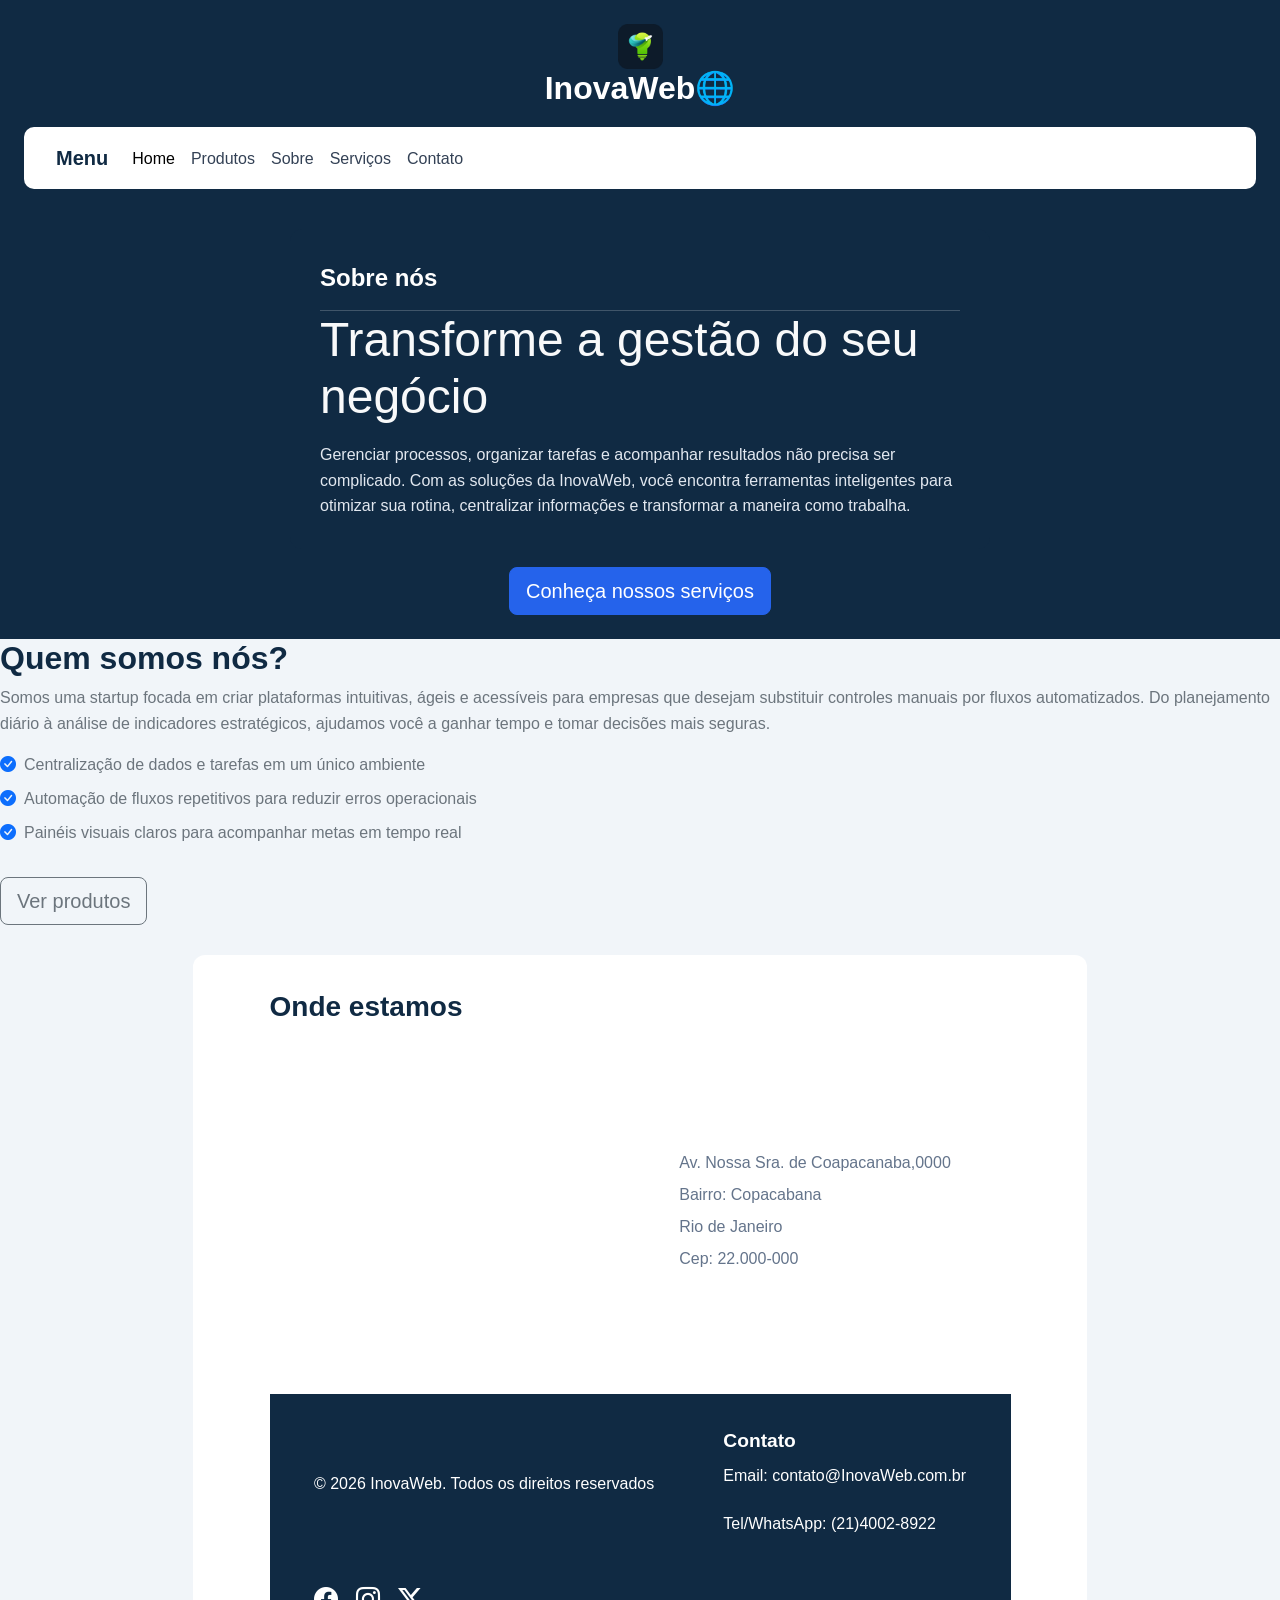
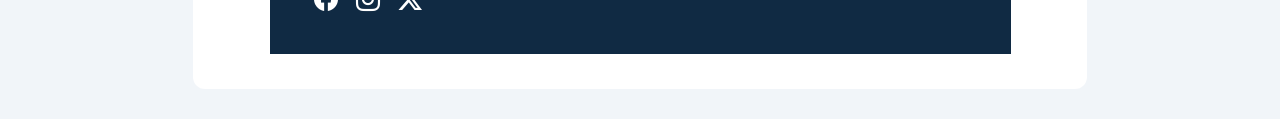
<file: index.html>
<!DOCTYPE html>
<html lang="pt-br">
<head>
    <meta charset="UTF-8">
    <meta name="viewport" content="width=device-width, initial-scale=1.0">
    <title>InovaWeb</title>
<link href="https://cdn.jsdelivr.net/npm/bootstrap@5.3.8/dist/css/bootstrap.min.css" rel="stylesheet">
<link rel="stylesheet" href="https://cdn.jsdelivr.net/npm/bootstrap-icons@1.13.2/font/bootstrap-icons.min.css">
<link rel="stylesheet" href="css/style.css">
</head>
<body class="d-flex flex-column min-vh-100"> 
    <header class="container-fluid bg-muted text-white text-center p-4">
        <img src="img/logoinovaweb.png" alt="Logotipo da InovaWeb com uma lâmpada verde e um foguete branco" class="logo-header rounded">
        <h1>InovaWeb🌐</h1>

        <nav class="navbar navbar-expand-lg bg-body-tertiary">
            <div class="container-fluid">
              <a class="navbar-brand" href="#">Menu</a>
              <button class="navbar-toggler" type="button" data-bs-toggle="collapse" data-bs-target="#navbarNavDropdown" aria-controls="navbarNavDropdown" aria-expanded="false" aria-label="Toggle navigation">
                <span class="navbar-toggler-icon"></span>
              </button>
              <div class="collapse navbar-collapse" id="navbarNavDropdown">
                <ul class="navbar-nav">
                  <li class="nav-item">
                    <a class="nav-link active" aria-current="page" href="index.html">Home</a>
                  </li>
                  <li class="nav-item">
                    <a class="nav-link" href="produtos.html">Produtos</a>
                  </li>
                  <li class="nav-item">
                    <a class="nav-link" href="sobre.html">Sobre</a>
                  </li>
                  <li class="nav-item">
                    <a class="nav-link" href="servicos.html">Serviços</a> 
                  </li>
                  <li class="nav-item">
                    <a class="nav-link" href="contato.html">Contato</a>
                  </li> 
                </ul>
              </div>
            </div>
          </nav>

          <div class="text-bg-primary p-3" style="max-width: 18rem;">
            <div class="card-header">Sobre nós</div>
            <h2 class="display-5 text-light mb-3">Transforme a gestão do seu negócio</h2>
              <p class="card-text">Gerenciar processos, organizar tarefas e acompanhar resultados não precisa ser complicado. Com as soluções da InovaWeb, você encontra ferramentas inteligentes para otimizar sua rotina, centralizar informações e transformar a maneira como trabalha.</p>
            </div>

            <a href="servicos.html" class="btn btn-primary btn-lg mt-2">Conheça nossos serviços</a>
            </div>
            <div class="col-lg-6 text-center">
            </div>
    </header>

     <h2 >Quem somos nós?</h2>
    <p class="text-secondary">
        Somos uma startup focada em criar plataformas intuitivas, ágeis e acessíveis para empresas que desejam 
        substituir controles manuais por fluxos automatizados. Do planejamento diário à análise de indicadores 
        estratégicos, ajudamos você a ganhar tempo e tomar decisões mais seguras.
    </p>
<ul class="list-unstyled text-secondary mb-4">
                    <li class="mb-2"><i class="bi bi-check-circle-fill text-primary me-2"></i>Centralização de dados e tarefas em um único ambiente</li>
                    <li class="mb-2"><i class="bi bi-check-circle-fill text-primary me-2"></i>Automação de fluxos repetitivos para reduzir erros operacionais</li>
                    <li class="mb-2"><i class="bi bi-check-circle-fill text-primary me-2"></i>Painéis visuais claros para acompanhar metas em tempo real</li>
                </ul>

                <div class="d-flex flex-wrap gap-2">
                    <a href="produtos.html" class="btn btn-outline-secondary btn-lg">Ver produtos</a>
                </div>
    <aside class="mapa">
        <h3>Onde estamos</h3>
        <div class="mapa-conteudo">
            <iframe
                src="https://www.google.com/maps/embed?pb=!1m18!1m12!1m3!1d3673.473790279088!2d-43.18750762390259!3d-22.96959877921078!2m3!1f0!2f0!3f0!3m2!1i1024!2i768!4f13.1!3m3!1m2!1s0x9bd550760312c1%3A0xb0f665756acf106e!2sCentro%20Comercial%20Copacabana!5e0!3m2!1spt-BR!2sbr!4v1794503587989!5m2!1spt-BR!2sbr" 
                width="320" height="350" style="border:0;" allowfullscreen="" loading="lazy" 
                referrerpolicy="strict-origin-when-cross-origin">
            </iframe>
                
            <address>
               Av. Nossa Sra. de Coapacanaba,0000<br>
                Bairro: Copacabana<br>
                Rio de Janeiro<br>
                Cep: 22.000-000
            </address> 
            </div>

    <footer> 
        <div class="footer-container">
            <div class="footer-copy">
                <p>&copy; 2026 InovaWeb. Todos os direitos reservados</p>
            </div>
            <section class="footer-contato" id="contato">  
                <h2>Contato</h2>
                <address>
                <p>Email: contato@InovaWeb.com.br
                <p>Tel/WhatsApp: (21)4002-8922
            </address>
        </section>
        <nav class="footer-redes" aria-label="Redes Sociais">
            <a href="https://pt-br.facebook.com/" target="_blank" rel="noopener" aria-label="Facebook">
                <i class="bi bi-facebook"></i>
                        </a>
            <a href="https://www.instagram.com/" target="_blank" rel="noopener" aria-label="Instagram">
                <i class="bi bi-instagram"></i>
            </a>
            <a href="https://x.com/" target="_blank" rel="noopener" aria-label="X">
                <i class="bi bi-twitter-x"></i>
            </a>
        </nav>

        </div>
    </footer>
    <script src="https://cdn.jsdelivr.net/npm/bootstrap@5.3.8/dist/js/bootstrap.bundle.min.js"
        integrity="sha384-FKyoEForCGlyvwx9Hj09JcYn3nv7wiPVlz7YYwJrWVcXK/BmnVDxM+D2scQbITxI"
        crossorigin="anonymous"></script>

</body>

</html>
</file>
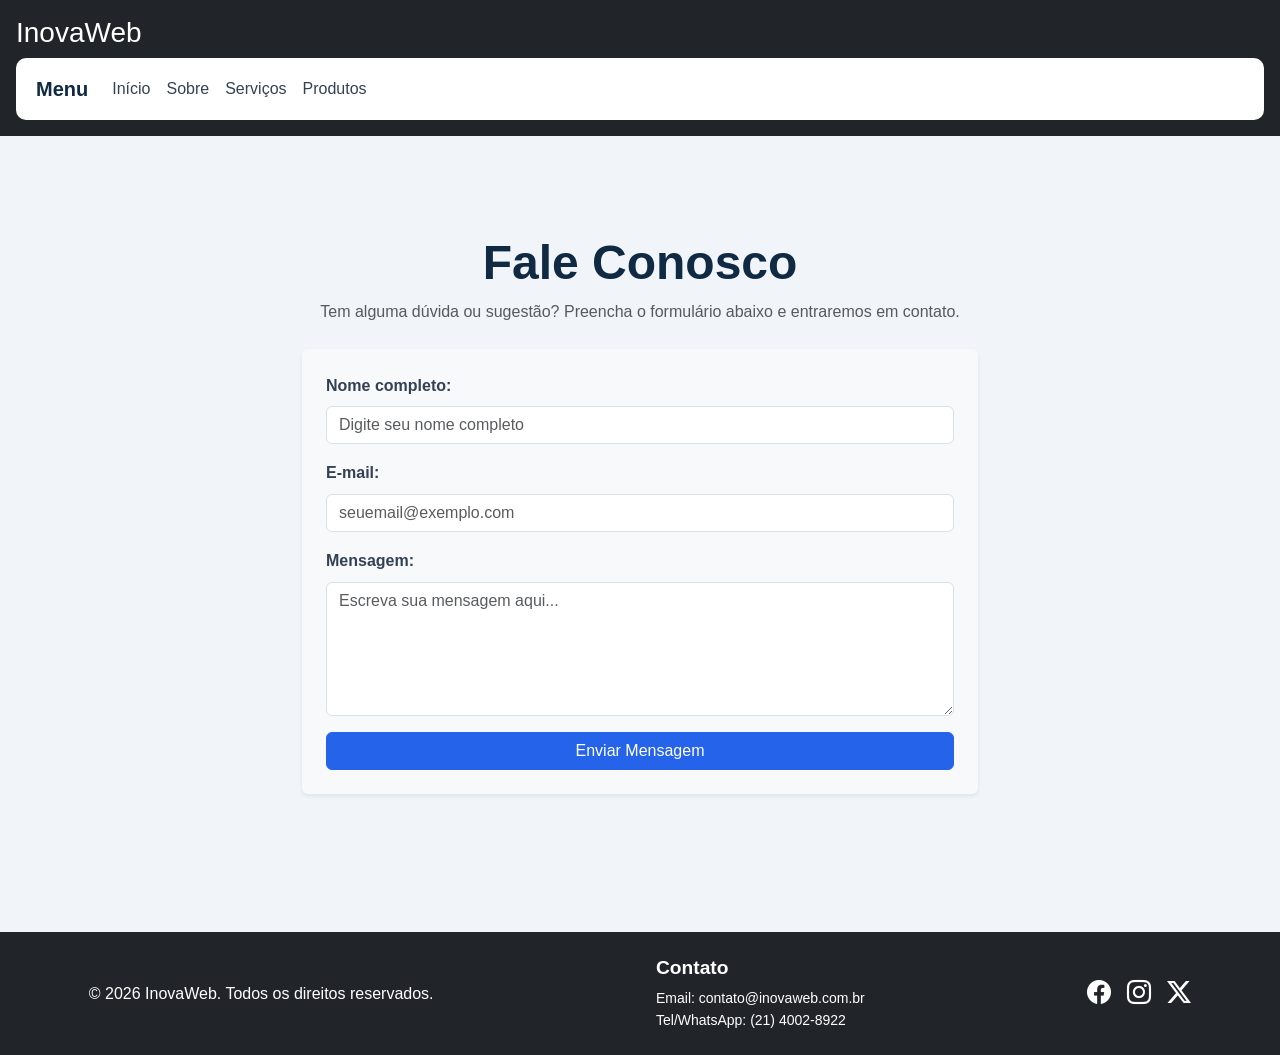
<file: contato.html>
<!DOCTYPE html>
<html lang="pt-br">
<head>
    <meta charset="UTF-8">
    <meta name="viewport" content="width=device-width, initial-scale=1.0">
    <title>Contato|InovaWeb</title>
    <link href="https://cdn.jsdelivr.net/npm/bootstrap@5.3.8/dist/css/bootstrap.min.css" rel="stylesheet">
    <link rel="stylesheet" href="https://cdn.jsdelivr.net/npm/bootstrap-icons@1.13.2/font/bootstrap-icons.min.css">
    <link rel="stylesheet" href="css/style.css">
</head>
<body class="d-flex flex-column min-vh-100"> 

    <header class="container-fluid bg-dark text-white p-3">
        <div class="d-flex justify-content-between align-items-center mb-2">
            <h1 class="h3 m-0">InovaWeb </h1>
        </div>
        <nav class="navbar navbar-expand-lg navbar-dark bg-dark" aria-label="Menu principal">
            <div class="container-fluid p-0">
              <a class="navbar-brand" href="index.html">Menu</a>
              <button class="navbar-toggler" type="button" data-bs-toggle="collapse" data-bs-target="#navbarNavDropdown" aria-controls="navbarNavDropdown" aria-expanded="false" aria-label="Alternar navegação">
                <span class="navbar-toggler-icon"></span>
              </button>
              <div class="collapse navbar-collapse" id="navbarNavDropdown">
                <ul class="navbar-nav">
                  <li class="nav-item"><a class="nav-link" href="index.html">Início</a></li>
                  <li class="nav-item"><a class="nav-link" href="sobre.html">Sobre</a></li>
                  <li class="nav-item"><a class="nav-link" href="servicos.html">Serviços</a></li>
                  <li class="nav-item"><a class="nav-link" href="produtos.html">Produtos</a></li>
                  <li class="nav-item"><a class="nav-link active" aria-current="page" href="contato.html">Contato</a></li> 
                </ul>
              </div>
            </div>
        </nav>
    </header>

    <main class="container my-5 flex-grow-1" style="max-width: 700px;">
        <section class="mb-4 text-center">
            <h2 class="display-5 fw-bold mb-2">Fale Conosco</h2>
            <p class="text-muted">Tem alguma dúvida ou sugestão? Preencha o formulário abaixo e entraremos em contato.</p>
        </section>

        <section class="bg-light p-4 rounded shadow-sm">
            <form>
                <div class="mb-3">
                    <label for="nome" class="form-label fw-bold">Nome completo:</label>
                    <input type="text" class="form-control" id="nome" placeholder="Digite seu nome completo" required>
                </div>

                <div class="mb-3">
                    <label for="email" class="form-label fw-bold">E-mail:</label>
                    <input type="email" class="form-control" id="email" placeholder="seuemail@exemplo.com" required>
                </div>

                <div class="mb-3">
                    <label for="mensagem" class="form-label fw-bold">Mensagem:</label>
                    <textarea class="form-control" id="mensagem" rows="5" placeholder="Escreva sua mensagem aqui..." required></textarea>
                </div>

                <button type="submit" class="btn btn-primary w-100">Enviar Mensagem</button>
            </form>
        </section>
    </main>

    <footer class="bg-dark text-white py-4 mt-auto"> 
        <div class="container d-flex flex-column flex-md-row justify-content-between align-items-center gap-3">
            <div class="footer-copy text-center text-md-start">
                <p class="m-0">© 2026 InovaWeb. Todos os direitos reservados.</p>
            </div>
            <section class="footer-contato text-center text-md-start m-0">  
                <h2 class="h6 fw-bold">Contato </h2>
                <address class="m-0 small">Email: contato@inovaweb.com.br<br>Tel/WhatsApp: (21) 4002-8922</address>
            </section>
            <nav class="footer-redes d-flex gap-3 fs-5" aria-label="Redes Sociais">
                <a href="https://pt-br.facebook.com/" target="_blank" rel="noopener" class="text-white" aria-label="Facebook"><i class="bi bi-facebook"></i></a>
                <a href="https://www.instagram.com/" target="_blank" rel="noopener" class="text-white" aria-label="Instagram"><i class="bi bi-instagram"></i></a>
                <a href="https://x.com/" target="_blank" rel="noopener" class="text-white" aria-label="X"><i class="bi bi-twitter-x"></i></a>
            </nav>
        </div>
    </footer>

    <script src="https://cdn.jsdelivr.net/npm/bootstrap@5.3.8/dist/js/bootstrap.bundle.min.js" crossorigin="anonymous"></script>
</body>
</html>
</file>
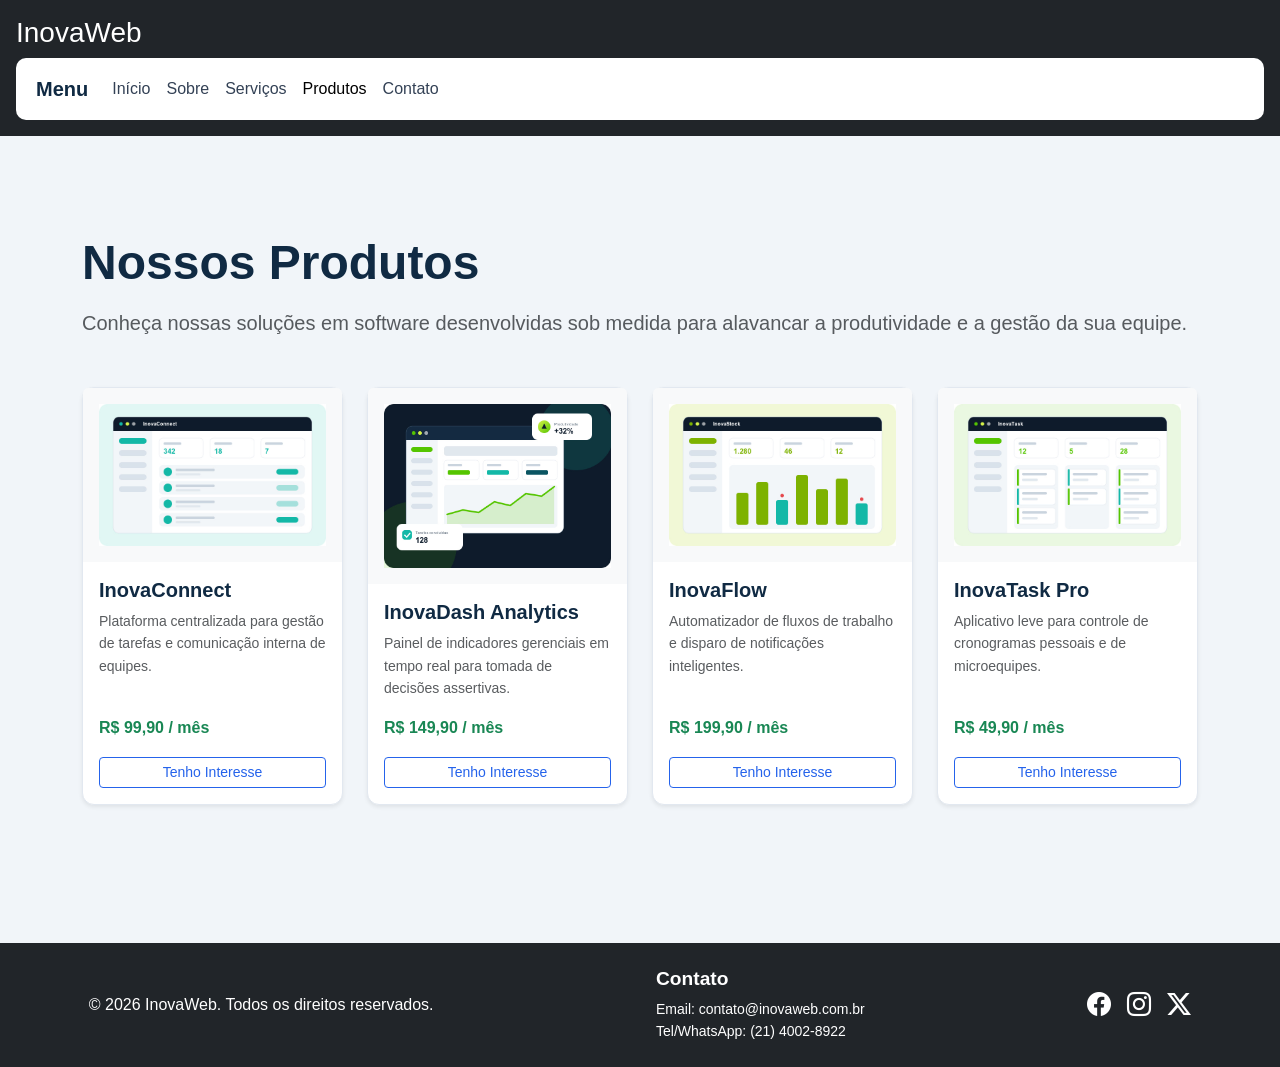
<file: produtos.html>
<!DOCTYPE html>
<html lang="pt-br">
<head>
    <meta charset="UTF-8">
    <meta name="viewport" content="width=device-width, initial-scale=1.0">
    <title>Produtos|InovaWeb</title>
    <link href="https://cdn.jsdelivr.net/npm/bootstrap@5.3.8/dist/css/bootstrap.min.css" rel="stylesheet">
    <link rel="stylesheet" href="https://cdn.jsdelivr.net/npm/bootstrap-icons@1.13.2/font/bootstrap-icons.min.css">
    <link rel="stylesheet" href="css/style.css">
</head>
<body class="d-flex flex-column min-vh-100"> 

    <header class="container-fluid bg-dark text-white p-3">
        <div class="d-flex justify-content-between align-items-center mb-2">
            <h1 class="h3 m-0">InovaWeb </h1>
        </div>
        <nav class="navbar navbar-expand-lg bg-body-tertiary" aria-label="Menu principal">
            <div class="container-fluid p-0">
              <a class="navbar-brand" href="index.html">Menu</a>
              <button class="navbar-toggler" type="button" data-bs-toggle="collapse" data-bs-target="#navbarNavDropdown" aria-controls="navbarNavDropdown" aria-expanded="false" aria-label="Alternar navegação">
                <span class="navbar-toggler-icon"></span>
              </button>
              <div class="collapse navbar-collapse" id="navbarNavDropdown">
                <ul class="navbar-nav">
                  <li class="nav-item"><a class="nav-link" href="index.html">Início</a></li>
                  <li class="nav-item"><a class="nav-link" href="sobre.html">Sobre</a></li>
                  <li class="nav-item"><a class="nav-link" href="servicos.html">Serviços</a></li>
                  <li class="nav-item"><a class="nav-link active" aria-current="page" href="produtos.html">Produtos</a></li>
                  <li class="nav-item"><a class="nav-link" href="contato.html">Contato</a></li> 
                </ul>
              </div>
            </div>
        </nav>
    </header>

    <main class="container my-5 flex-grow-1">
        <section class="mb-5">
            <h2 class="display-5 fw-bold mb-3">Nossos Produtos</h2>
            <p class="lead text-muted">
                Conheça nossas soluções em software desenvolvidas sob medida para alavancar a produtividade e a gestão da sua equipe.
            </p>
        </section>

        <section class="row g-4">
            <!-- Produto 1 -->
            <div class="col-md-6 col-lg-3">
                <div class="card h-100 shadow-sm">
                    <img src="img/produto-inovaconnect.jpg" alt="Módulo do sistema InovaFlow com fluxogramas automatizados de processos" class="card-img-top p-3 bg-light">
                    <div class="card-body d-flex flex-column">
                        <h3 class="h5 card-title">InovaConnect</h3>
                        <p class="card-text text-muted small">Plataforma centralizada para gestão de tarefas e comunicação interna de equipes.</p>
                        <p class="fw-bold text-success mt-auto mb-3">R$ 99,90 / mês</p>
                        <a href="contato.html" class="btn btn-outline-primary btn-sm">Tenho Interesse</a>
                    </div>
                </div>
            </div>

            <!-- Produto 2 -->
            <div class="col-md-6 col-lg-3">
                <div class="card h-100 shadow-sm">
                    <img src="img/hero-painel.jpg" alt="Painel analítico do produto InovaDash com gráficos de desempenho financeiro" class="card-img-top p-3 bg-light">
                    <div class="card-body d-flex flex-column">
                        <h3 class="h5 card-title">InovaDash Analytics</h3>
                        <p class="card-text text-muted small">Painel de indicadores gerenciais em tempo real para tomada de decisões assertivas.</p>
                        <p class="fw-bold text-success mt-auto mb-3">R$ 149,90 / mês</p>
                        <a href="contato.html" class="btn btn-outline-primary btn-sm">Tenho Interesse</a>
                    </div>
                </div>
            </div>

            <!-- Produto 3 -->
            <div class="col-md-6 col-lg-3">
                <div class="card h-100 shadow-sm">
                    <img src="img/produto-inovastock.jpg" alt="Módulo do sistema InovaFlow com fluxogramas automatizados de processos" class="card-img-top p-3 bg-light">
                    <div class="card-body d-flex flex-column">
                        <h3 class="h5 card-title">InovaFlow</h3>
                        <p class="card-text text-muted small">Automatizador de fluxos de trabalho e disparo de notificações inteligentes.</p>
                        <p class="fw-bold text-success mt-auto mb-3">R$ 199,90 / mês</p>
                        <a href="contato.html" class="btn btn-outline-primary btn-sm">Tenho Interesse</a>
                    </div>
                </div>
            </div>

            <!-- Produto 4 -->
            <div class="col-md-6 col-lg-3">
                <div class="card h-100 shadow-sm">
                    <img src="img/produto-inovatask.jpg" alt="Tela do aplicativo InovaTask para gestão ágil de rotinas diárias" class="card-img-top p-3 bg-light">
                    <div class="card-body d-flex flex-column">
                        <h3 class="h5 card-title">InovaTask Pro</h3>
                        <p class="card-text text-muted small">Aplicativo leve para controle de cronogramas pessoais e de microequipes.</p>
                        <p class="fw-bold text-success mt-auto mb-3">R$ 49,90 / mês</p>
                        <a href="contato.html" class="btn btn-outline-primary btn-sm">Tenho Interesse</a>
                    </div>
                </div>
            </div>
        </section>
    </main>

    <footer class="bg-dark text-white py-4 mt-auto"> 
        <div class="container d-flex flex-column flex-md-row justify-content-between align-items-center gap-3">
            <div class="footer-copy text-center text-md-start">
                <p class="m-0">© 2026 InovaWeb. Todos os direitos reservados.</p>
            </div>
            <section class="footer-contato text-center text-md-start m-0">  
                <h2 class="h6 fw-bold">Contato</h2>
                <address class="m-0 small">Email: contato@inovaweb.com.br<br>Tel/WhatsApp: (21) 4002-8922</address>
            </section>
            <nav class="footer-redes d-flex gap-3 fs-5" aria-label="Redes Sociais">
                <a href="https://pt-br.facebook.com/" target="_blank" rel="noopener" class="text-white" aria-label="Facebook"><i class="bi bi-facebook"></i></a>
                <a href="https://www.instagram.com/" target="_blank" rel="noopener" class="text-white" aria-label="Instagram"><i class="bi bi-instagram"></i></a>
                <a href="https://x.com/" target="_blank" rel="noopener" class="text-white" aria-label="X"><i class="bi bi-twitter-x"></i></a>
            </nav>
        </div>
    </footer>

    <script src="https://cdn.jsdelivr.net/npm/bootstrap@5.3.8/dist/js/bootstrap.bundle.min.js" crossorigin="anonymous"></script>
</body>
</html>
</file>
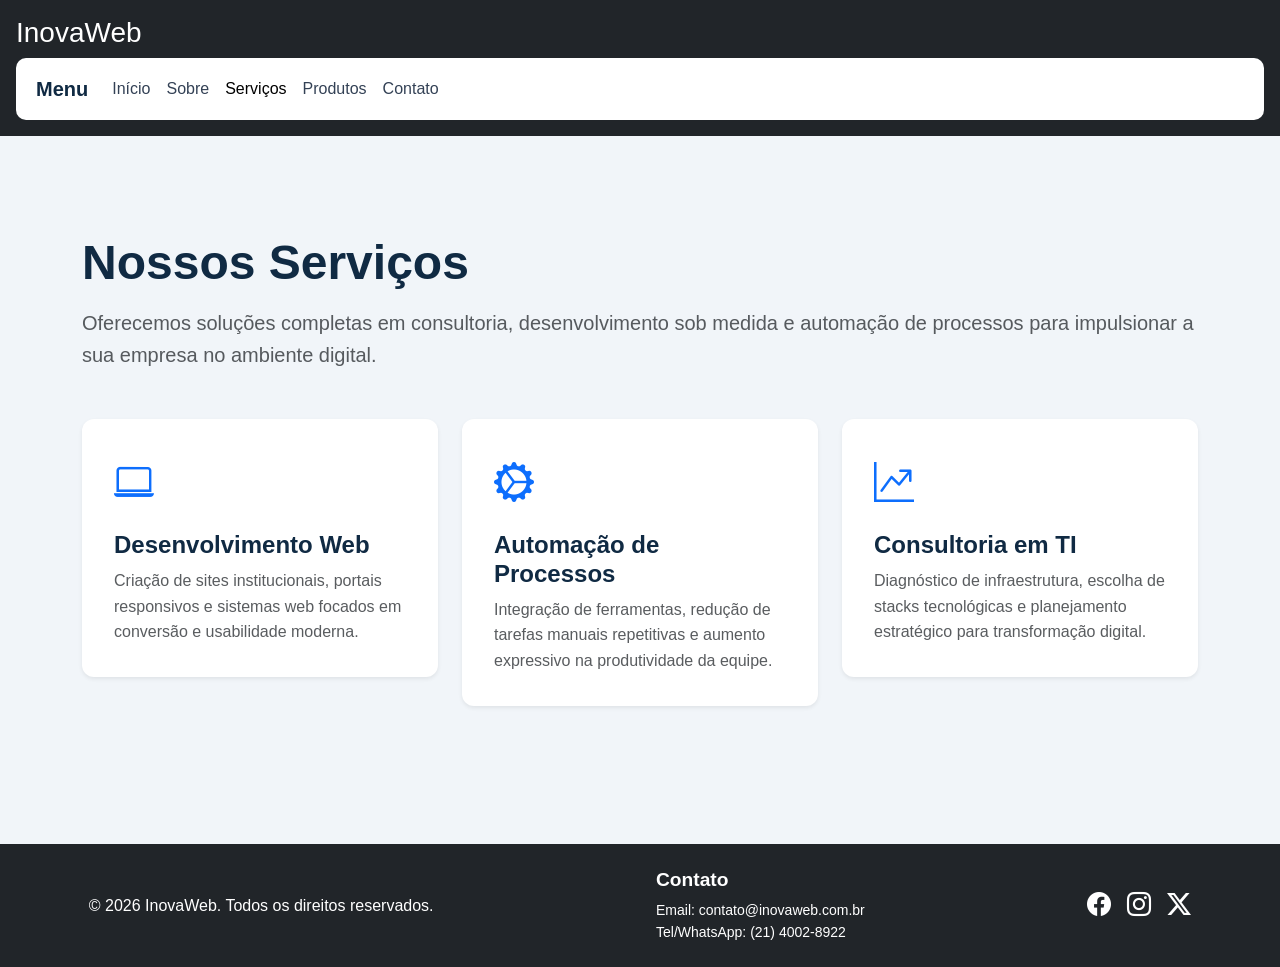
<file: servicos.html>
<!DOCTYPE html>
<html lang="pt-br">
<head>
    <meta charset="UTF-8">
    <meta name="viewport" content="width=device-width, initial-scale=1.0">
    <title>Serviços|InovaWeb</title>
    <link href="https://cdn.jsdelivr.net/npm/bootstrap@5.3.8/dist/css/bootstrap.min.css" rel="stylesheet">
    <link rel="stylesheet" href="https://cdn.jsdelivr.net/npm/bootstrap-icons@1.13.2/font/bootstrap-icons.min.css">
    <link rel="stylesheet" href="css/style.css">
</head>
<body class="d-flex flex-column min-vh-100"> 

    <header class="container-fluid bg-dark text-white p-3">
        <div class="d-flex justify-content-between align-items-center mb-2">
            <h1 class="h3 m-0">InovaWeb </h1>
        </div>
        <nav class="navbar navbar-expand-lg bg-body-tertiary" aria-label="Menu principal">
            <div class="container-fluid p-0">
              <a class="navbar-brand" href="index.html">Menu</a>
              <button class="navbar-toggler" type="button" data-bs-toggle="collapse" data-bs-target="#navbarNavDropdown" aria-controls="navbarNavDropdown" aria-expanded="false" aria-label="Alternar navegação">
                <span class="navbar-toggler-icon"></span>
              </button>
              <div class="collapse navbar-collapse" id="navbarNavDropdown">
                <ul class="navbar-nav">
                  <li class="nav-item"><a class="nav-link" href="index.html">Início</a></li>
                  <li class="nav-item"><a class="nav-link" href="sobre.html">Sobre</a></li>
                  <li class="nav-item"><a class="nav-link active" aria-current="page" href="servicos.html">Serviços</a></li>
                  <li class="nav-item"><a class="nav-link" href="produtos.html">Produtos</a></li>
                  <li class="nav-item"><a class="nav-link" href="contato.html">Contato</a></li> 
                </ul>
              </div>
            </div>
        </nav>
    </header>

    <main class="container my-5 flex-grow-1">
        <section class="mb-5">
            <h2 class="display-5 fw-bold mb-3">Nossos Serviços</h2>
            <p class="lead text-muted">
                Oferecemos soluções completas em consultoria, desenvolvimento sob medida e automação de processos para impulsionar a sua empresa no ambiente digital.
            </p>
        </section>

        <section class="row g-4">
            <div class="col-md-4">
                <div class="card h-150 shadow-sm border-0 p-3">
                    <div class="card-body">
                        <div class="fs-1 text-primary mb-3"><i class="bi bi-laptop"></i></div>
                        <h3 class="h4 card-title">Desenvolvimento Web</h3>
                        <p class="card-text text-muted">Criação de sites institucionais, portais responsivos e sistemas web focados em conversão e usabilidade moderna.</p>
                    </div>
                </div>
            </div>
            <div class="col-md-4">
                <div class="card h-150 shadow-sm border-0 p-3">
                    <div class="card-body">
                        <div class="fs-1 text-primary mb-3"><i class="bi bi-gear-wide-connected"></i></div>
                        <h3 class="h4 card-title">Automação de Processos</h3>
                        <p class="card-text text-muted">Integração de ferramentas, redução de tarefas manuais repetitivas e aumento expressivo na produtividade da equipe.</p>
                    </div>
                </div>
            </div>
            <div class="col-md-4">
                <div class="card h-150 shadow-sm border-0 p-3">
                    <div class="card-body">
                        <div class="fs-1 text-primary mb-3"><i class="bi bi-graph-up-arrow"></i></div>
                        <h3 class="h4 card-title">Consultoria em TI</h3>
                        <p class="card-text text-muted">Diagnóstico de infraestrutura, escolha de stacks tecnológicas e planejamento estratégico para transformação digital.</p>
                    </div>
                </div>
            </div>
        </section>
    </main>

    <footer class="bg-dark text-white py-4 mt-auto"> 
        <div class="container d-flex flex-column flex-md-row justify-content-between align-items-center gap-3">
            <div class="footer-copy text-center text-md-start">
                <p class="m-0">© 2026 InovaWeb. Todos os direitos reservados.</p>
            </div>
            <section class="footer-contato text-center text-md-start m-0">  
                <h2 class="h6 fw-bold">Contato </h2>
                <address class="m-0 small">Email: contato@inovaweb.com.br<br>Tel/WhatsApp: (21) 4002-8922</address>
            </section>
            <nav class="footer-redes d-flex gap-3 fs-5" aria-label="Redes Sociais">
                <a href="https://pt-br.facebook.com/" target="_blank" rel="noopener" class="text-white" aria-label="Facebook"><i class="bi bi-facebook"></i></a>
                <a href="https://www.instagram.com/" target="_blank" rel="noopener" class="text-white" aria-label="Instagram"><i class="bi bi-instagram"></i></a>
                <a href="https://x.com/" target="_blank" rel="noopener" class="text-white" aria-label="X"><i class="bi bi-twitter-x"></i></a>
            </nav>
        </div>
    </footer>

    <script src="https://cdn.jsdelivr.net/npm/bootstrap@5.3.8/dist/js/bootstrap.bundle.min.js" crossorigin="anonymous"></script>
</body>
</html>
</file>
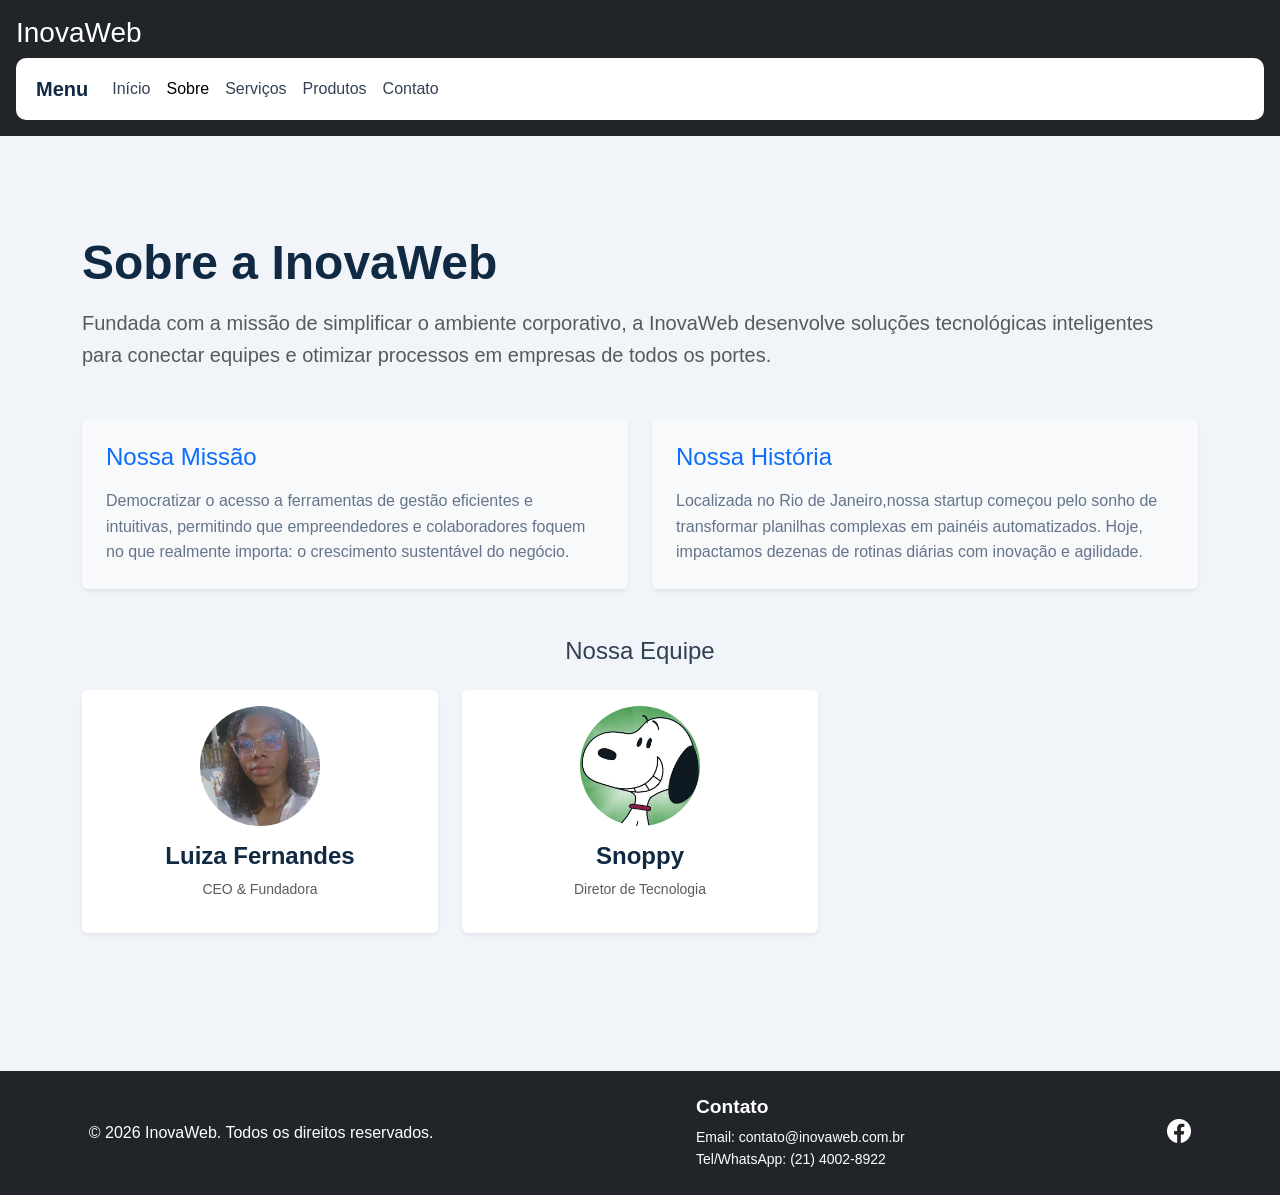
<file: sobre.html>
<!DOCTYPE html>
<html lang="pt-br">
<head>
    <meta charset="UTF-8">
    <meta name="viewport" content="width=device-width, initial-scale=1.0">
    <title>Sobre|InovaWeb</title>
    <link href="https://cdn.jsdelivr.net/npm/bootstrap@5.3.8/dist/css/bootstrap.min.css" rel="stylesheet">
    <link rel="stylesheet" href="https://cdn.jsdelivr.net/npm/bootstrap-icons@1.13.2/font/bootstrap-icons.min.css">
    <link rel="stylesheet" href="css/style.css">
</head>
<body class="d-flex flex-column min-vh-100"> 

    <header class="container-fluid bg-dark text-white p-3">
        <div class="d-flex justify-content-between align-items-center mb-2">
            <h1 class="h3 m-0">InovaWeb </h1>
        </div>
        <nav class="navbar navbar-expand-lg bg-body-tertiary" aria-label="Menu principal">
            <div class="container-fluid p-0">
              <a class="navbar-brand" href="index.html">Menu</a>
              <button class="navbar-toggler" type="button" data-bs-toggle="collapse" data-bs-target="#navbarNavDropdown" aria-controls="navbarNavDropdown" aria-expanded="false" aria-label="Alternar navegação">
                <span class="navbar-toggler-icon"></span>
              </button>
              <div class="collapse navbar-collapse" id="navbarNavDropdown">
                <ul class="navbar-nav">
                  <li class="nav-item">
                    <a class="nav-link" href="index.html">Início</a>
                  </li>
                  <li class="nav-item">
                    <a class="nav-link active" aria-current="page" href="sobre.html">Sobre</a>
                  </li>
                  <li class="nav-item">
                    <a class="nav-link" href="servicos.html">Serviços</a> 
                  </li>
                  <li class="nav-item">
                    <a class="nav-link" href="produtos.html">Produtos</a>
                  </li>
                  <li class="nav-item">
                    <a class="nav-link" href="contato.html">Contato</a>
                  </li> 
                </ul>
              </div>
            </div>
        </nav>
    </header>

    <main class="container my-5 flex-grow-1">
        <section class="mb-5">
            <h2 class="display-5 fw-bold mb-3">Sobre a InovaWeb</h2>
            <p class="lead text-muted">
                Fundada com a missão de simplificar o ambiente corporativo, a InovaWeb desenvolve soluções tecnológicas 
                inteligentes para conectar equipes e otimizar processos em empresas de todos os portes.
            </p>
        </section>

        <section class="row g-4 mb-5">
            <div class="col-md-6">
                <div class="p-4 bg-light rounded shadow-sm h-100">
                    <h3 class="h4 text-primary mb-3">Nossa Missão</h3>
                    <p class="m-0">
                        Democratizar o acesso a ferramentas de gestão eficientes e intuitivas, permitindo que empreendedores 
                        e colaboradores foquem no que realmente importa: o crescimento sustentável do negócio.
                    </p>
                </div>
            </div>
            <div class="col-md-6">
                <div class="p-4 bg-light rounded shadow-sm h-100">
                    <h3 class="h4 text-primary mb-3">Nossa História</h3>
                    <p class="m-0">
                        Localizada no Rio de Janeiro,nossa startup começou pelo sonho de transformar planilhas complexas 
                        em painéis automatizados. Hoje, impactamos dezenas de rotinas diárias com inovação e agilidade.
                    </p>
                </div>
            </div>
        </section>

        <section>
            <h3 class="h4 mb-4 text-center">Nossa Equipe</h3>
            <div class="row text-center g-4">
                <div class="col-md-4">
                    <div class="p-3 bg-white rounded shadow-sm">
                        <img src="img/ceo.jpg" alt="Camila Santos, fundadora e CEO da InovaWeb" class="rounded-circle mb-3 img-fluid" style="width: 120px; height: 120px; object-fit: cover;">
                        <h4>Luiza Fernandes</h4>
                        <p class="text-muted small">CEO & Fundadora</p>
                    </div>
                </div>
                <div class="col-md-4">
                    <div class="p-3 bg-white rounded shadow-sm">
                        <img src="img/snoppy.jpg" alt="Snoppy , Diretor de Tecnologia" class="rounded-circle mb-3 img-fluid" style="width: 120px; height: 120px; object-fit: cover;">
                        <h4>Snoppy </h4>
                        <p class="text-muted small">Diretor de Tecnologia</p>
                    </div>
                </div>
            </div>
        </section>
    </main>

    <footer class="bg-dark text-white py-4 mt-auto"> 
        <div class="container d-flex flex-column flex-md-row justify-content-between align-items-center gap-3">
            <div class="footer-copy text-center text-md-start">
                <p class="m-0">© 2026 InovaWeb. Todos os direitos reservados.</p>
            </div>
            <section class="footer-contato text-center text-md-start m-0">  
                <h2 class="h6 fw-bold">Contato </h2>
                <address class="m-0 small">
                    Email: contato@inovaweb.com.br<br>
                    Tel/WhatsApp: (21) 4002-8922
                </address>
            </section>
            <nav class="footer-redes d-flex gap-3 fs-5" aria-label="Redes Sociais">
                <a href="https://pt-br.facebook.com/" target="_blank" rel="noopener" class="text-white" aria-label="Facebook"><i class="bi bi-facebook"></i></a>
                <a href="https://www.instagram.com/" target="_blank"
</file>
<file: css/style.css>
/* ========================================
   INOVAWEB - FOLHA DE ESTILOS
   ======================================== */

/* 1. VARIÁVEIS DE CORES */
:root {
    --azul-principal: #102A43;
    --azul-destaque: #2563EB;
    --azul-claro: #DBEAFE;
    --branco: #FFFFFF;
    --fundo: #F1F5F9;
    --texto: #334155;
    --texto-secundario: #64748B;
    --borda: #E2E8F0;
}
.logo-header {
    width: 45px;
    height: 45px;
    object-fit: contain;
}

/* 2. CONFIGURAÇÕES GERAIS */
* {
    box-sizing: border-box;
}

body {
    margin: 0;
    background-color: var(--fundo);
    color: var(--texto);
    font-family: Arial, Helvetica, sans-serif;
    line-height: 1.6;
}

h1, h2, h3, h4, h5 {
    color: var(--azul-principal);
    font-weight: 700;
}

p {
    color: var(--texto-secundario);
}

/* 3. CABEÇALHO */
header {
    background-color: var(--azul-principal);
    color: var(--branco);
    padding: 25px 6%;
}

header h1 {
    color: var(--branco);
    font-size: 2rem;
    font-weight: 700;
    margin-bottom: 20px;
}

/* 4. MENU DE NAVEGAÇÃO */
header .navbar {
    background-color: var(--branco) !important;
    border-radius: 10px;
    padding: 10px 20px;
}

header .navbar-brand {
    color: var(--azul-principal);
    font-weight: 700;
}

header .nav-link {
    color: var(--texto);
    font-weight: 500;
    transition: color 0.3s ease;
}

header .nav-link:hover,
header .nav-link.active {
    color: var(--azul-destaque);
}

/* 5. APRESENTAÇÃO DA PÁGINA INICIAL */
header .text-bg-primary {
    background-color: var(--azul-principal) !important;
    color: var(--branco) !important;
    max-width: 700px !important;
    margin: 40px auto 10px;
    padding: 30px !important;
    border-radius: 12px;
    text-align: left;
}

header .card-header {
    font-size: 1.5rem;
    font-weight: 700;
    border-bottom: 1px solid rgba(255,255,255,0.2);
    padding-bottom: 12px;
}

header .card-text {
    color: #E2E8F0;
    margin-top: 15px;
}

/* 6. CONTEÚDO PRINCIPAL */
main {
    width: 100%;
    max-width: 1200px;
    margin: 0 auto;
    padding: 50px 25px;
}

main section {
    margin-bottom: 40px;
}

main h2 {
    margin-bottom: 20px;
}

/* 7. CARDS E BLOCOS DE CONTEÚDO */
.card {
    border: 1px solid var(--borda);
    border-radius: 12px;
    box-shadow: 0 4px 12px rgba(15, 23, 42, 0.05);
    transition: transform 0.3s ease, box-shadow 0.3s ease;
}

.card:hover {
    transform: translateY(-5px);
    box-shadow: 0 8px 20px rgba(15, 23, 42, 0.10);
}

.card-title {
    color: var(--azul-principal);
    font-weight: 700;
}

.card-text {
    color: var(--texto-secundario);
}

/* 8. BOTÕES */
.btn-primary {
    background-color: var(--azul-destaque);
    border-color: var(--azul-destaque);
}

.btn-primary:hover {
    background-color: var(--azul-principal);
    border-color: var(--azul-principal);
}

.btn-outline-primary {
    color: var(--azul-destaque);
    border-color: var(--azul-destaque);
}

.btn-outline-primary:hover {
    background-color: var(--azul-destaque);
    border-color: var(--azul-destaque);
}

/* 9. ÁREA DE LOCALIZAÇÃO */
.mapa {
    background-color: var(--branco);
    padding: 35px 6%;
    margin: 30px auto;
    max-width: 1100px;
    border-radius: 12px;
}

.mapa h3 {
    margin-bottom: 20px;
}

.mapa-conteudo {
    display: flex;
    align-items: center;
    justify-content: center;
    gap: 30px;
    flex-wrap: wrap;
}

.mapa iframe {
    max-width: 100%;
    border-radius: 10px;
}

.mapa address {
    color: var(--texto-secundario);
    font-style: normal;
    line-height: 2;
}

/* 10. RODAPÉ */
footer {
    background-color: var(--azul-principal);
    color: var(--branco);
    padding: 35px 6%;
    margin-top: auto;
}

.footer-container {
    max-width: 1200px;
    margin: 0 auto;
    display: flex;
    align-items: center;
    justify-content: space-between;
    gap: 25px;
    flex-wrap: wrap;
}

.footer-copy p,
.footer-contato h2,
.footer-contato p {
    color: var(--branco);
}

.footer-contato h2 {
    font-size: 1.2rem;
}

.footer-contato address {
    font-style: normal;
}

.footer-redes {
    display: flex;
    gap: 18px;
}

.footer-redes a {
    color: var(--branco);
    font-size: 1.5rem;
    transition: color 0.3s ease;
}

.footer-redes a:hover {
    color: var(--azul-claro);
}

/* 11. RESPONSIVIDADE */
@media (max-width: 768px) {

    header {
        padding: 20px;
    }

    header h1 {
        font-size: 1.6rem;
    }

    header .text-bg-primary {
        margin-top: 25px;
        padding: 20px !important;
    }

    main {
        padding: 30px 18px;
    }

    .mapa {
        margin: 20px;
        padding: 25px;
    }

    .mapa-conteudo {
        flex-direction: column;
        align-items: stretch;
    }

    .mapa iframe {
        width: 100%;
    }

    .footer-container {
        flex-direction: column;
        text-align: center;
    }

    .footer-redes {
        justify-content: center;
    }
}
</file>
